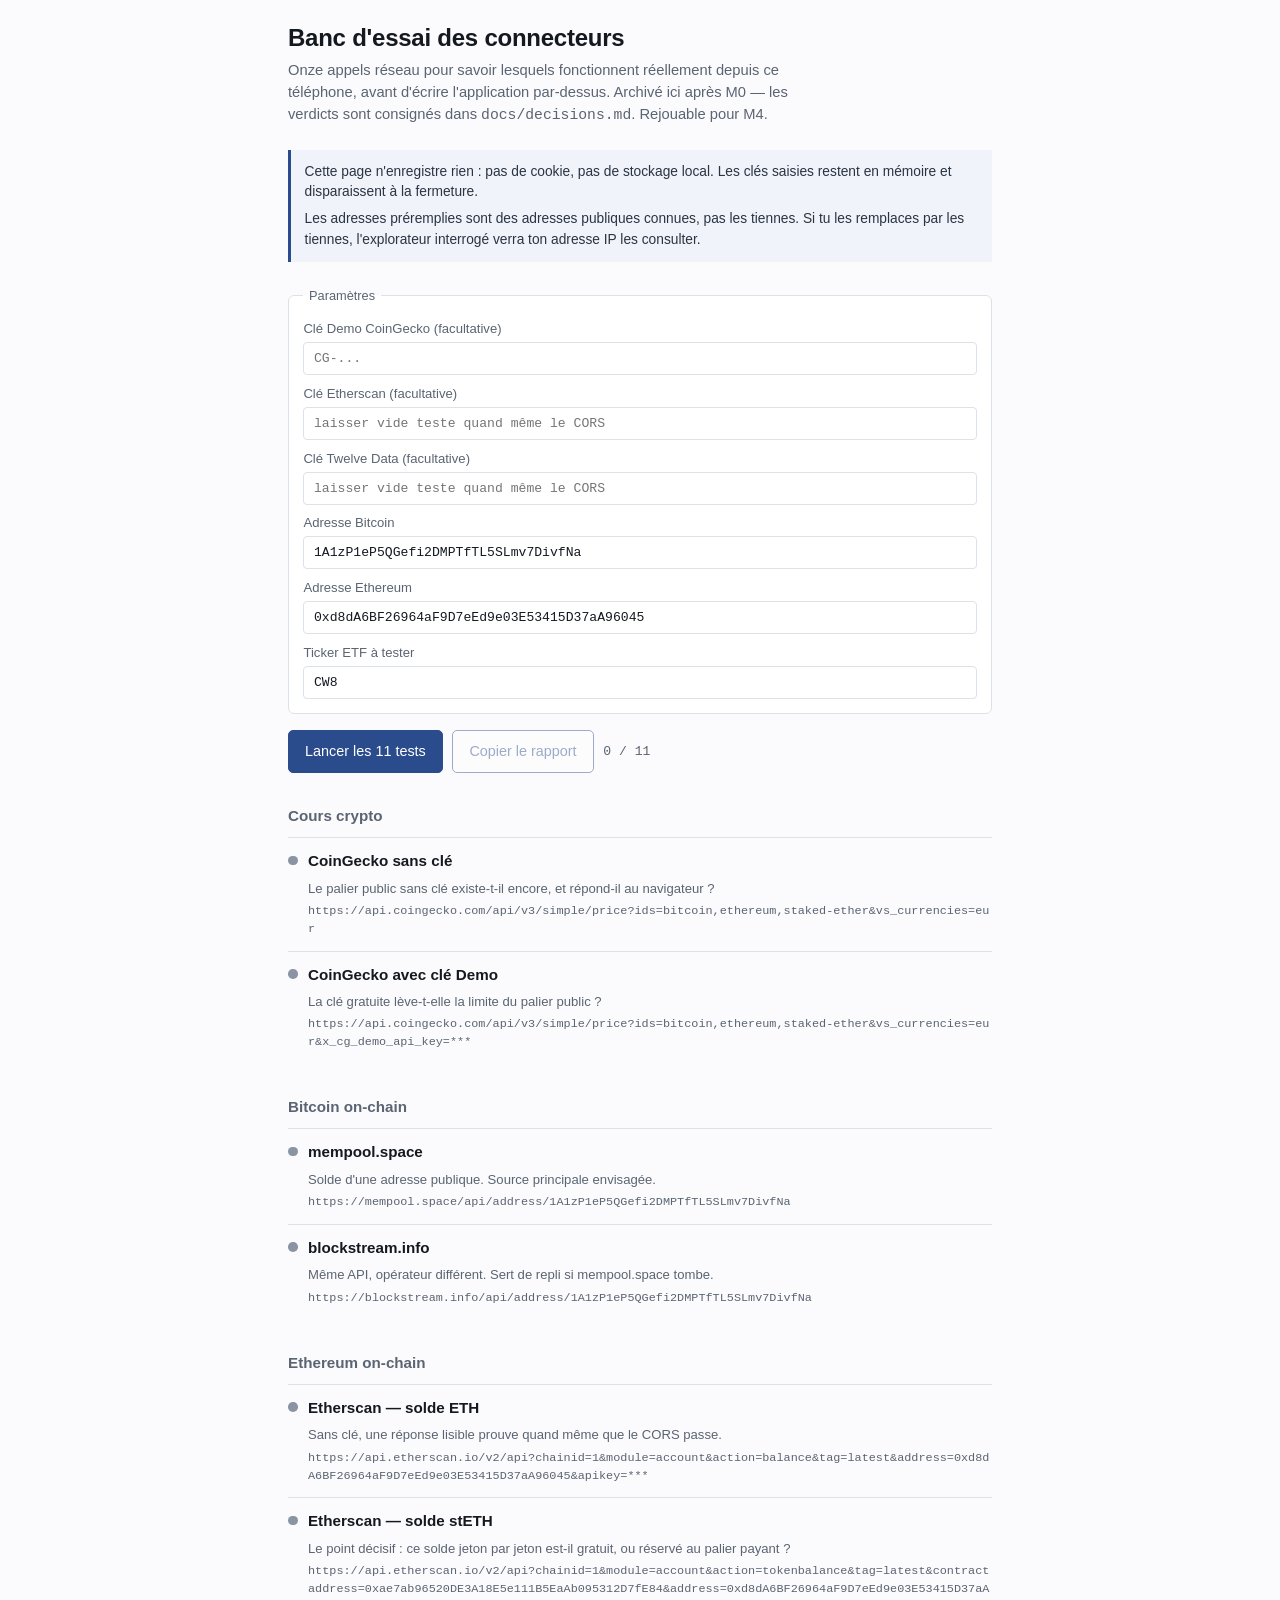
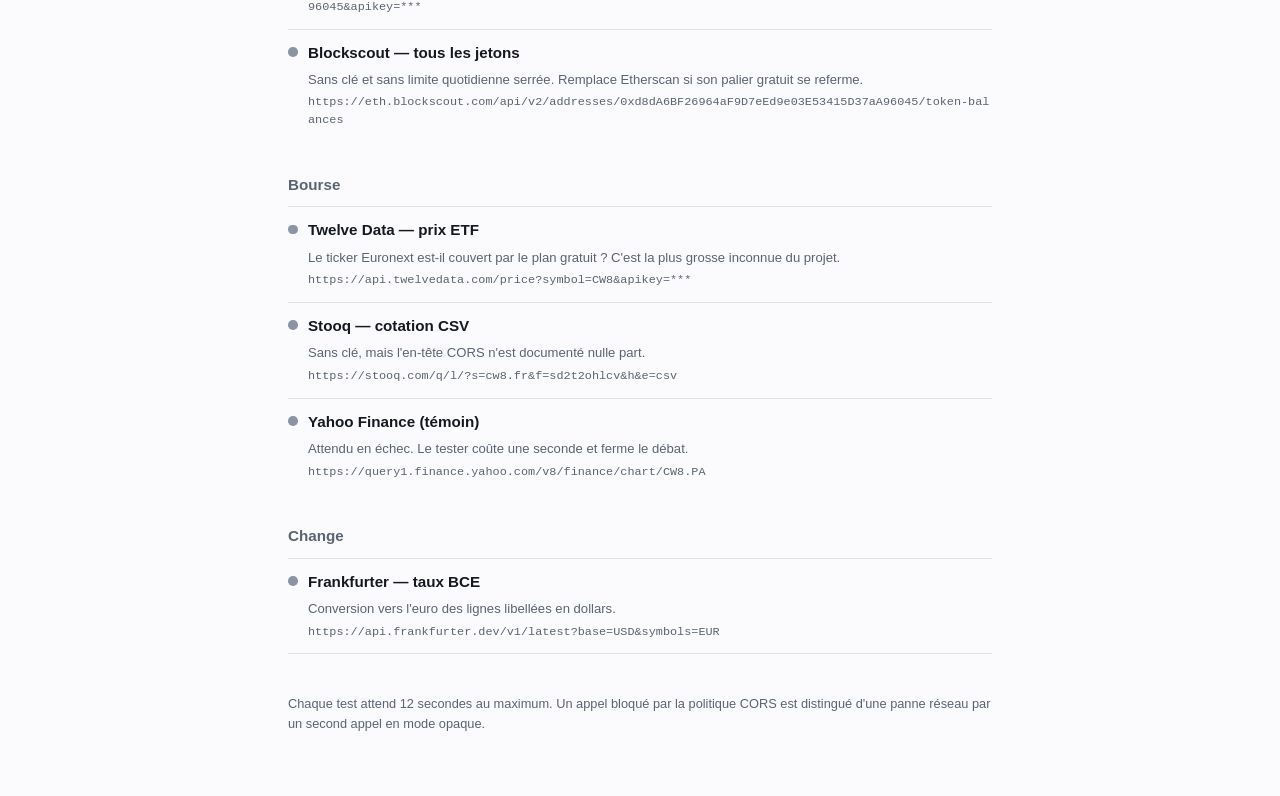
<file: docs/banc-essai.html>
<!DOCTYPE html>
<html lang="fr">
<head>
<meta charset="utf-8">
<meta name="viewport" content="width=device-width, initial-scale=1, viewport-fit=cover">
<title>Banc d'essai des connecteurs</title>
<style>
:root{
  --paper:#FBFBFD; --panel:#FFFFFF; --ink:#14181F; --muted:#5A6472;
  --rule:#DDE2E8; --accent:#2B4C8C;
  --pass:#1B7A4B; --warn:#9A6200; --fail:#B3261E; --idle:#8A94A3;
  --mono:ui-monospace,"SF Mono",Menlo,Consolas,monospace;
  --sans:ui-sans-serif,-apple-system,"Segoe UI",Roboto,sans-serif;
}
*{box-sizing:border-box}
body{
  margin:0;background:var(--paper);color:var(--ink);font-family:var(--sans);
  font-size:16px;line-height:1.5;-webkit-text-size-adjust:100%;
  padding:env(safe-area-inset-top) 0 env(safe-area-inset-bottom);
}
.wrap{max-width:46rem;margin:0 auto;padding:1.5rem 1rem 4rem}
h1{font-size:1.5rem;line-height:1.2;margin:0 0 .4rem;letter-spacing:-.01em}
.sub{color:var(--muted);font-size:.92rem;margin:0 0 1.5rem;max-width:34rem}
h2{font-size:.95rem;font-weight:600;margin:2rem 0 .6rem;color:var(--muted)}
.notice{
  border-left:3px solid var(--accent);background:#F0F3F9;
  padding:.7rem .85rem;font-size:.86rem;color:#2A3442;margin:0 0 1.5rem;
}
.notice p{margin:0 0 .4rem}
.notice p:last-child{margin:0}
fieldset{border:1px solid var(--rule);background:var(--panel);border-radius:6px;padding:.9rem;margin:0 0 1rem}
legend{font-size:.8rem;color:var(--muted);padding:0 .35rem}
label{display:block;font-size:.82rem;color:var(--muted);margin:.55rem 0 .2rem}
label:first-of-type{margin-top:0}
input{
  width:100%;padding:.5rem .6rem;border:1px solid var(--rule);border-radius:4px;
  font-family:var(--mono);font-size:.82rem;background:#fff;color:var(--ink);
}
input:focus,button:focus{outline:2px solid var(--accent);outline-offset:2px}
.bar{display:flex;gap:.6rem;align-items:center;flex-wrap:wrap;margin:0 0 1.2rem}
button{
  font:inherit;font-size:.9rem;font-weight:500;padding:.6rem 1rem;border-radius:5px;
  border:1px solid var(--accent);background:var(--accent);color:#fff;cursor:pointer;
}
button.ghost{background:#fff;color:var(--accent)}
button[disabled]{opacity:.45;cursor:default}
.count{font-family:var(--mono);font-size:.82rem;color:var(--muted)}
.probe{border-top:1px solid var(--rule);padding:.75rem 0}
.probe:last-child{border-bottom:1px solid var(--rule)}
.head{display:flex;gap:.65rem;align-items:baseline}
.dot{
  flex:none;width:.6rem;height:.6rem;border-radius:50%;background:var(--idle);
  transform:translateY(-1px);
}
.dot.pass{background:var(--pass)} .dot.warn{background:var(--warn)}
.dot.fail{background:var(--fail)}
.dot.run{background:var(--accent);animation:pulse 1s infinite}
@keyframes pulse{50%{opacity:.25}}
@media (prefers-reduced-motion:reduce){.dot.run{animation:none;opacity:.5}}
.title{font-weight:600;font-size:.95rem;flex:1}
.ms{font-family:var(--mono);font-size:.78rem;color:var(--muted)}
.url{font-family:var(--mono);font-size:.74rem;color:var(--muted);word-break:break-all;margin:.3rem 0 0 1.25rem}
.why{font-size:.82rem;color:var(--muted);margin:.35rem 0 0 1.25rem}
.out{
  margin:.5rem 0 0 1.25rem;font-family:var(--mono);font-size:.74rem;
  background:#F4F6F8;border-radius:4px;padding:.5rem .6rem;white-space:pre-wrap;
  word-break:break-all;max-height:9rem;overflow:auto;
}
.verdict{font-weight:600}
.verdict.pass{color:var(--pass)} .verdict.warn{color:var(--warn)}
.verdict.fail{color:var(--fail)}
footer{margin-top:2.5rem;font-size:.8rem;color:var(--muted)}
</style>
</head>
<body>
<div class="wrap">

<h1>Banc d'essai des connecteurs</h1>
<p class="sub">Onze appels réseau pour savoir lesquels fonctionnent réellement depuis ce téléphone, avant d'écrire l'application par-dessus. Archivé ici après M0 — les verdicts sont consignés dans <code>docs/decisions.md</code>. Rejouable pour M4.</p>

<div class="notice">
  <p>Cette page n'enregistre rien : pas de cookie, pas de stockage local. Les clés saisies restent en mémoire et disparaissent à la fermeture.</p>
  <p>Les adresses préremplies sont des adresses publiques connues, pas les tiennes. Si tu les remplaces par les tiennes, l'explorateur interrogé verra ton adresse IP les consulter.</p>
</div>

<fieldset>
  <legend>Paramètres</legend>
  <label for="k-cg">Clé Demo CoinGecko (facultative)</label>
  <input id="k-cg" placeholder="CG-...">
  <label for="k-es">Clé Etherscan (facultative)</label>
  <input id="k-es" placeholder="laisser vide teste quand même le CORS">
  <label for="k-td">Clé Twelve Data (facultative)</label>
  <input id="k-td" placeholder="laisser vide teste quand même le CORS">
  <label for="a-btc">Adresse Bitcoin</label>
  <input id="a-btc" value="1A1zP1eP5QGefi2DMPTfTL5SLmv7DivfNa">
  <label for="a-eth">Adresse Ethereum</label>
  <input id="a-eth" value="0xd8dA6BF26964aF9D7eEd9e03E53415D37aA96045">
  <label for="t-etf">Ticker ETF à tester</label>
  <input id="t-etf" value="CW8">
</fieldset>

<div class="bar">
  <button id="run">Lancer les 11 tests</button>
  <button id="copy" class="ghost" disabled>Copier le rapport</button>
  <span class="count" id="count">0 / 11</span>
</div>

<div id="list"></div>

<footer>Chaque test attend 12 secondes au maximum. Un appel bloqué par la politique CORS est distingué d'une panne réseau par un second appel en mode opaque.</footer>

</div>

<script>
const $ = id => document.getElementById(id);
const v = id => $(id).value.trim();

const STETH = '0xae7ab96520DE3A18E5e111B5EaAb095312D7fE84';

function probes(){
  const cg = v('k-cg'), es = v('k-es'), td = v('k-td');
  const btc = encodeURIComponent(v('a-btc')), eth = encodeURIComponent(v('a-eth'));
  const etf = encodeURIComponent(v('t-etf'));
  return [
  {g:'Cours crypto', t:'CoinGecko sans clé',
   why:"Le palier public sans clé existe-t-il encore, et répond-il au navigateur ?",
   u:'https://api.coingecko.com/api/v3/simple/price?ids=bitcoin,ethereum,staked-ether&vs_currencies=eur'},

  {g:'Cours crypto', t:'CoinGecko avec clé Demo',
   why:"La clé gratuite lève-t-elle la limite du palier public ?",
   skip: !cg && "aucune clé CoinGecko saisie",
   u:'https://api.coingecko.com/api/v3/simple/price?ids=bitcoin,ethereum,staked-ether&vs_currencies=eur&x_cg_demo_api_key='+encodeURIComponent(cg)},

  {g:'Bitcoin on-chain', t:'mempool.space',
   why:"Solde d'une adresse publique. Source principale envisagée.",
   u:'https://mempool.space/api/address/'+btc},

  {g:'Bitcoin on-chain', t:'blockstream.info',
   why:"Même API, opérateur différent. Sert de repli si mempool.space tombe.",
   u:'https://blockstream.info/api/address/'+btc},

  {g:'Ethereum on-chain', t:'Etherscan — solde ETH',
   why:"Sans clé, une réponse lisible prouve quand même que le CORS passe.",
   u:'https://api.etherscan.io/v2/api?chainid=1&module=account&action=balance&tag=latest&address='+eth+'&apikey='+encodeURIComponent(es||'YourApiKeyToken')},

  {g:'Ethereum on-chain', t:'Etherscan — solde stETH',
   why:"Le point décisif : ce solde jeton par jeton est-il gratuit, ou réservé au palier payant ?",
   u:'https://api.etherscan.io/v2/api?chainid=1&module=account&action=tokenbalance&tag=latest&contractaddress='+STETH+'&address='+eth+'&apikey='+encodeURIComponent(es||'YourApiKeyToken')},

  {g:'Ethereum on-chain', t:'Blockscout — tous les jetons',
   why:"Sans clé et sans limite quotidienne serrée. Remplace Etherscan si son palier gratuit se referme.",
   u:'https://eth.blockscout.com/api/v2/addresses/'+eth+'/token-balances'},

  {g:'Bourse', t:'Twelve Data — prix ETF',
   why:"Le ticker Euronext est-il couvert par le plan gratuit ? C'est la plus grosse inconnue du projet.",
   u:'https://api.twelvedata.com/price?symbol='+etf+'&apikey='+encodeURIComponent(td||'demo')},

  {g:'Bourse', t:'Stooq — cotation CSV',
   why:"Sans clé, mais l'en-tête CORS n'est documenté nulle part.",
   u:'https://stooq.com/q/l/?s='+etf.toLowerCase()+'.fr&f=sd2t2ohlcv&h&e=csv'},

  {g:'Bourse', t:'Yahoo Finance (témoin)',
   why:"Attendu en échec. Le tester coûte une seconde et ferme le débat.",
   u:'https://query1.finance.yahoo.com/v8/finance/chart/'+etf+'.PA'},

  {g:'Change', t:'Frankfurter — taux BCE',
   why:"Conversion vers l'euro des lignes libellées en dollars.",
   u:'https://api.frankfurter.dev/v1/latest?base=USD&symbols=EUR'}
  ];
}

let results = [];

function render(list){
  const el = $('list'); el.innerHTML = '';
  let group = null;
  list.forEach((p,i)=>{
    if(p.g !== group){ group = p.g;
      const h = document.createElement('h2'); h.textContent = group; el.appendChild(h); }
    const d = document.createElement('div'); d.className='probe'; d.id='p'+i;
    d.innerHTML =
      '<div class="head"><span class="dot" id="d'+i+'"></span>'+
      '<span class="title">'+p.t+'</span><span class="ms" id="m'+i+'"></span></div>'+
      '<div class="why">'+p.why+'</div>'+
      '<div class="url">'+p.u.replace(/apikey=[^&]*/,'apikey=***').replace(/x_cg_demo_api_key=[^&]*/,'x_cg_demo_api_key=***')+'</div>'+
      '<div class="out" id="o'+i+'" hidden></div>';
    el.appendChild(d);
  });
}

async function fetchTimed(url, mode){
  const ac = new AbortController();
  const timer = setTimeout(()=>ac.abort(), 12000);
  try{ return await fetch(url, {mode: mode||'cors', cache:'no-store', signal: ac.signal}); }
  finally{ clearTimeout(timer); }
}

async function runOne(p, i){
  const dot = $('d'+i), ms = $('m'+i), out = $('o'+i);
  if(p.skip){
    dot.className='dot'; ms.textContent='ignoré';
    out.hidden=false; out.textContent = p.skip;
    return {t:p.t, verdict:'ignoré', detail:p.skip};
  }
  dot.className='dot run'; ms.textContent='…';
  const t0 = performance.now();
  let r;
  try{
    const res = await fetchTimed(p.u);
    const body = (await res.text()).slice(0,400);
    const ok = res.ok;
    r = {verdict: ok ? 'lisible' : 'CORS ok, HTTP '+res.status,
         cls: ok ? 'pass' : 'warn',
         detail: 'HTTP '+res.status+'\n'+body};
  }catch(e){
    let blocked = false;
    try{ await fetchTimed(p.u,'no-cors'); blocked = true; }catch(_){}
    r = blocked
      ? {verdict:'bloqué par CORS', cls:'fail',
         detail:"Le serveur répond, mais sans en-tête Access-Control-Allow-Origin : le navigateur jette la réponse. Inutilisable tel quel."}
      : {verdict:'injoignable', cls:'fail',
         detail:'Panne réseau, blocage DNS ou délai dépassé. '+(e && e.message || '')};
  }
  const dur = Math.round(performance.now()-t0);
  dot.className='dot '+r.cls; ms.textContent=dur+' ms';
  out.hidden=false;
  out.innerHTML='<span class="verdict '+r.cls+'">'+r.verdict+'</span>\n'+
    r.detail.replace(/</g,'&lt;');
  return {t:p.t, verdict:r.verdict, ms:dur, detail:r.detail};
}

$('run').onclick = async () => {
  const list = probes();
  render(list); results = [];
  $('run').disabled = true; $('copy').disabled = true;
  for(let i=0;i<list.length;i++){
    results.push(await runOne(list[i], i));
    $('count').textContent = (i+1)+' / '+list.length;
    await new Promise(r=>setTimeout(r,400));
  }
  $('run').disabled = false; $('copy').disabled = false;
};

$('copy').onclick = async () => {
  const md = '# Banc d\'essai des connecteurs — '+new Date().toLocaleString('fr-FR')+'\n\n'+
    '| Test | Verdict | Durée | Réponse |\n|---|---|---|---|\n'+
    results.map(r=>'| '+r.t+' | '+r.verdict+' | '+(r.ms?r.ms+' ms':'—')+' | '+
      String(r.detail).replace(/\s+/g,' ').slice(0,180)+' |').join('\n');
  try{ await navigator.clipboard.writeText(md); $('copy').textContent='Rapport copié'; }
  catch(_){
    const ta=document.createElement('textarea'); ta.value=md;
    document.body.appendChild(ta); ta.select(); document.execCommand('copy'); ta.remove();
    $('copy').textContent='Rapport copié';
  }
  setTimeout(()=>{$('copy').textContent='Copier le rapport';},2500);
};

render(probes());
</script>
</body>
</html>
</file>
